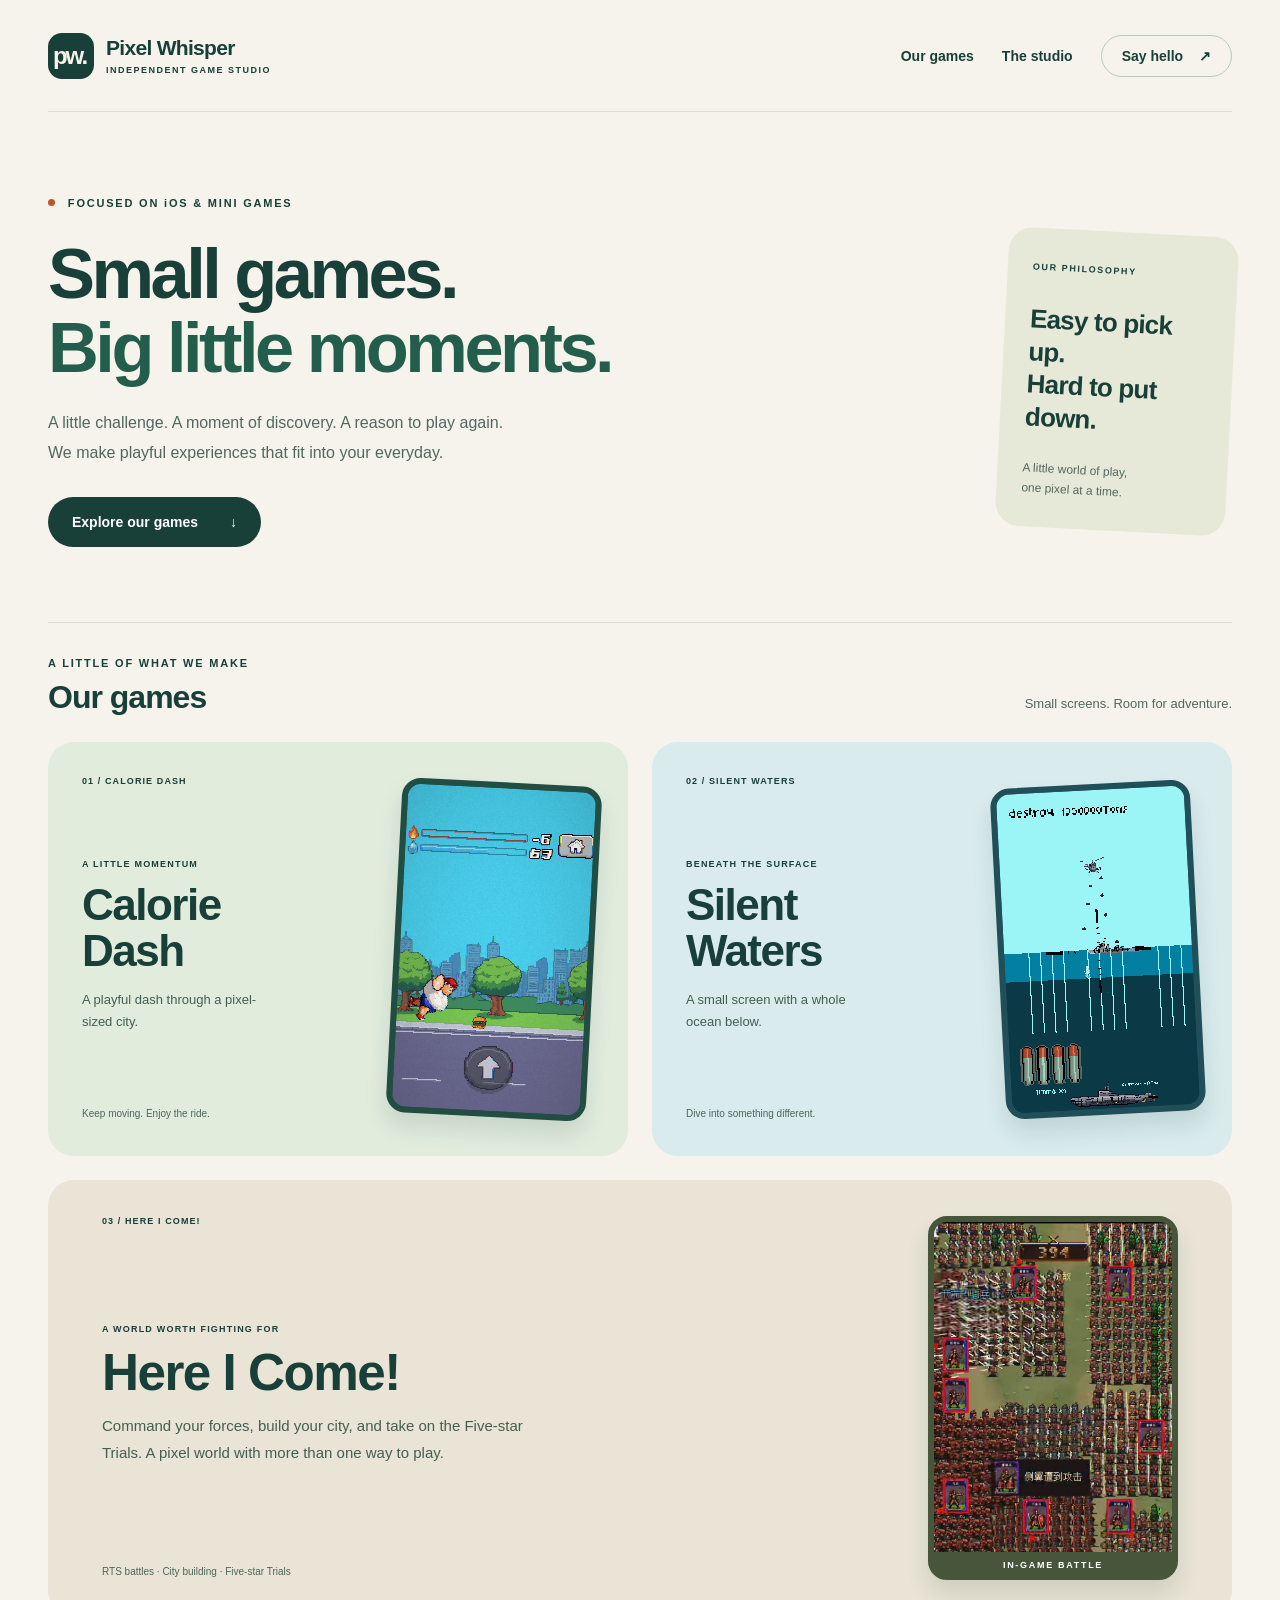
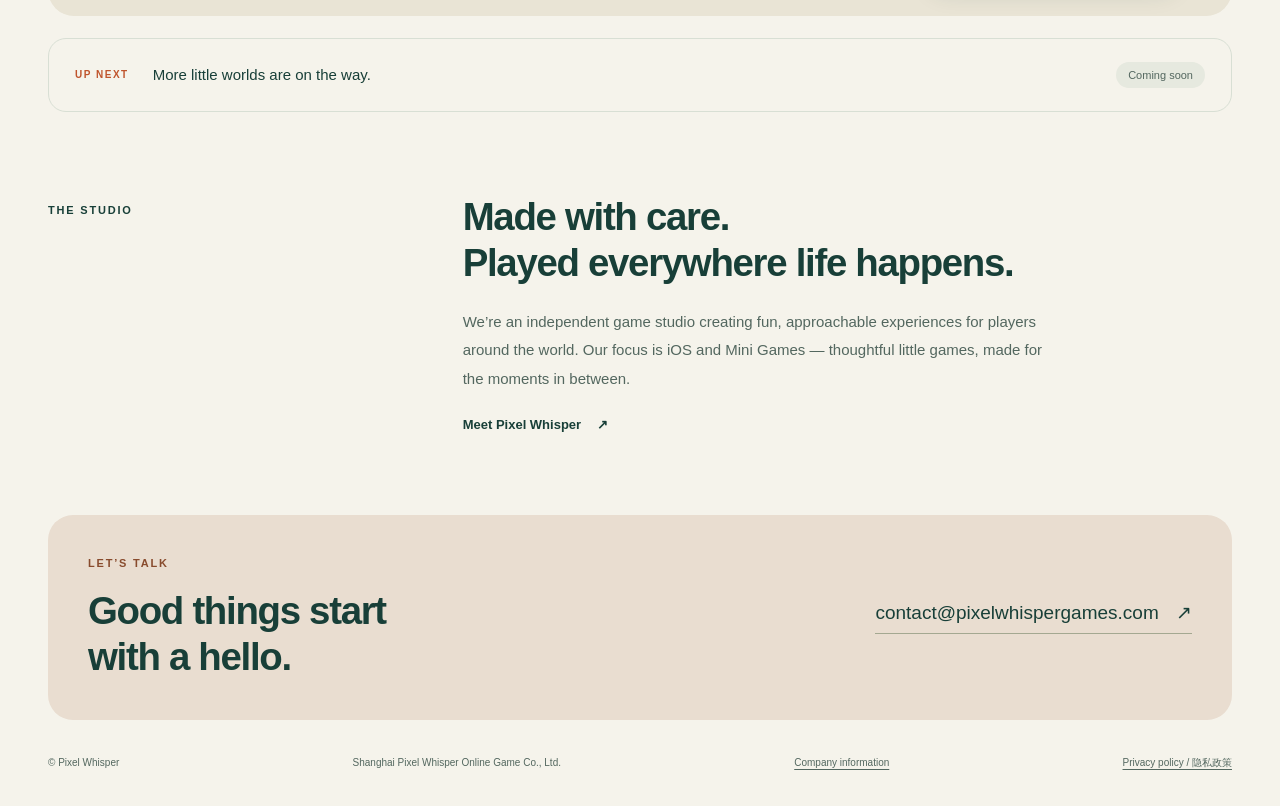
<file: index.html>
<!DOCTYPE html>
<html lang="en">
<head>
  <meta charset="UTF-8">
  <meta name="viewport" content="width=device-width, initial-scale=1">
  <meta name="description" content="Pixel Whisper is an independent game studio focused on iOS and Mini Games. Discover small games made for everyday moments of play.">
  <meta name="theme-color" content="#f5f3eb">
  <title>Pixel Whisper — iOS & Mini Games</title>
  <link rel="stylesheet" href="site.css">
</head>
<body>
  <a class="skip-link" href="#main">Skip to content</a>
  <div class="page-shell">
    <header class="site-header">
      <a class="brand" href="index.html" aria-label="Pixel Whisper home"><span class="brand-mark" aria-hidden="true">pw.</span><span>Pixel Whisper<span class="brand-caption">INDEPENDENT GAME STUDIO</span></span></a>
      <nav aria-label="Main navigation"><a href="#games">Our games</a><a href="index2.html">The studio</a><a class="nav-contact" href="mailto:contact@pixelwhispergames.com">Say hello <span aria-hidden="true">↗</span></a></nav>
    </header>
    <main id="main">
      <section class="hero" aria-labelledby="hero-title">
        <div>
          <p class="eyebrow"><span class="status-dot" aria-hidden="true"></span> FOCUSED ON iOS & MINI GAMES</p>
          <h1 id="hero-title">Small games.<br><span>Big little moments.</span></h1>
          <p class="hero-copy">A little challenge. A moment of discovery. A reason to play again.<br class="desktop-break"> We make playful experiences that fit into your everyday.</p>
          <a class="button" href="#games">Explore our games <span aria-hidden="true">↓</span></a>
        </div>
        <aside class="hero-note"><span class="note-label">OUR PHILOSOPHY</span><p>Easy to pick up.<br>Hard to put down.</p><span class="note-caption">A little world of play,<br>one pixel at a time.</span></aside>
      </section>
      <section id="games" class="games-section" aria-labelledby="games-title">
        <div class="section-heading"><div><p class="eyebrow">A LITTLE OF WHAT WE MAKE</p><h2 id="games-title">Our games</h2></div><p>Small screens. Room for adventure.</p></div>
        <div class="game-grid">
          <article class="game-card dash">
            <div class="game-description"><span class="game-number">01 / CALORIE DASH</span><div><p class="game-category">A LITTLE MOMENTUM</p><h3>Calorie<br>Dash</h3><p>A playful dash through a pixel-sized city.</p></div><span class="game-detail">Keep moving. Enjoy the ride.</span></div>
            <figure class="game-screen"><img src="game1.png" width="177" height="304" alt="Calorie Dash gameplay showing a runner, city trees and an on-screen jump button" fetchpriority="high"></figure>
          </article>
          <article class="game-card waters">
            <div class="game-description"><span class="game-number">02 / SILENT WATERS</span><div><p class="game-category">BENEATH THE SURFACE</p><h3>Silent<br>Waters</h3><p>A small screen with a whole ocean below.</p></div><span class="game-detail">Dive into something different.</span></div>
            <figure class="game-screen"><img src="game2.png" width="177" height="304" alt="Silent Waters gameplay showing an underwater submarine and an aircraft above the sea" fetchpriority="high"></figure>
          </article>
          <article class="game-card battle">
            <div class="game-description"><span class="game-number">03 / HERE I COME!</span><div><p class="game-category">A WORLD WORTH FIGHTING FOR</p><h3>Here I Come!</h3><p>Command your forces, build your city, and take on the Five-star Trials. A pixel world with more than one way to play.</p></div><span class="game-detail">RTS battles · City building · Five-star Trials</span></div>
            <figure class="game-screen"><div class="battle-crop"><img src="here-i-come-battle.png" width="448" height="960" alt="Here I Come! battle gameplay, with large opposing armies and commanders fighting on a pixel-art battlefield" loading="lazy"></div><figcaption>IN-GAME BATTLE</figcaption></figure>
          </article>
        </div>
        <div class="coming-next"><span class="coming-label">UP NEXT</span><p>More little worlds are on the way.</p><span class="coming-status">Coming soon</span></div>
      </section>
      <section class="studio-strip" aria-labelledby="studio-title"><p class="eyebrow">THE STUDIO</p><div><h2 id="studio-title">Made with care.<br>Played everywhere life happens.</h2><p>We’re an independent game studio creating fun, approachable experiences for players around the world. Our focus is iOS and Mini Games — thoughtful little games, made for the moments in between.</p><a class="text-link" href="index2.html">Meet Pixel Whisper <span aria-hidden="true">↗</span></a></div></section>
      <section class="contact-panel" aria-labelledby="contact-title"><div><p class="eyebrow">LET’S TALK</p><h2 id="contact-title">Good things start<br>with a hello.</h2></div><a href="mailto:contact@pixelwhispergames.com">contact@pixelwhispergames.com <span aria-hidden="true">↗</span></a></section>
    </main>
    <footer class="site-footer"><span>© Pixel Whisper</span><span>Shanghai Pixel Whisper Online Game Co., Ltd.</span><a href="index2.html">Company information</a><a href="privacy.html">Privacy policy / 隐私政策</a></footer>
  </div>
</body>
</html>
</file>
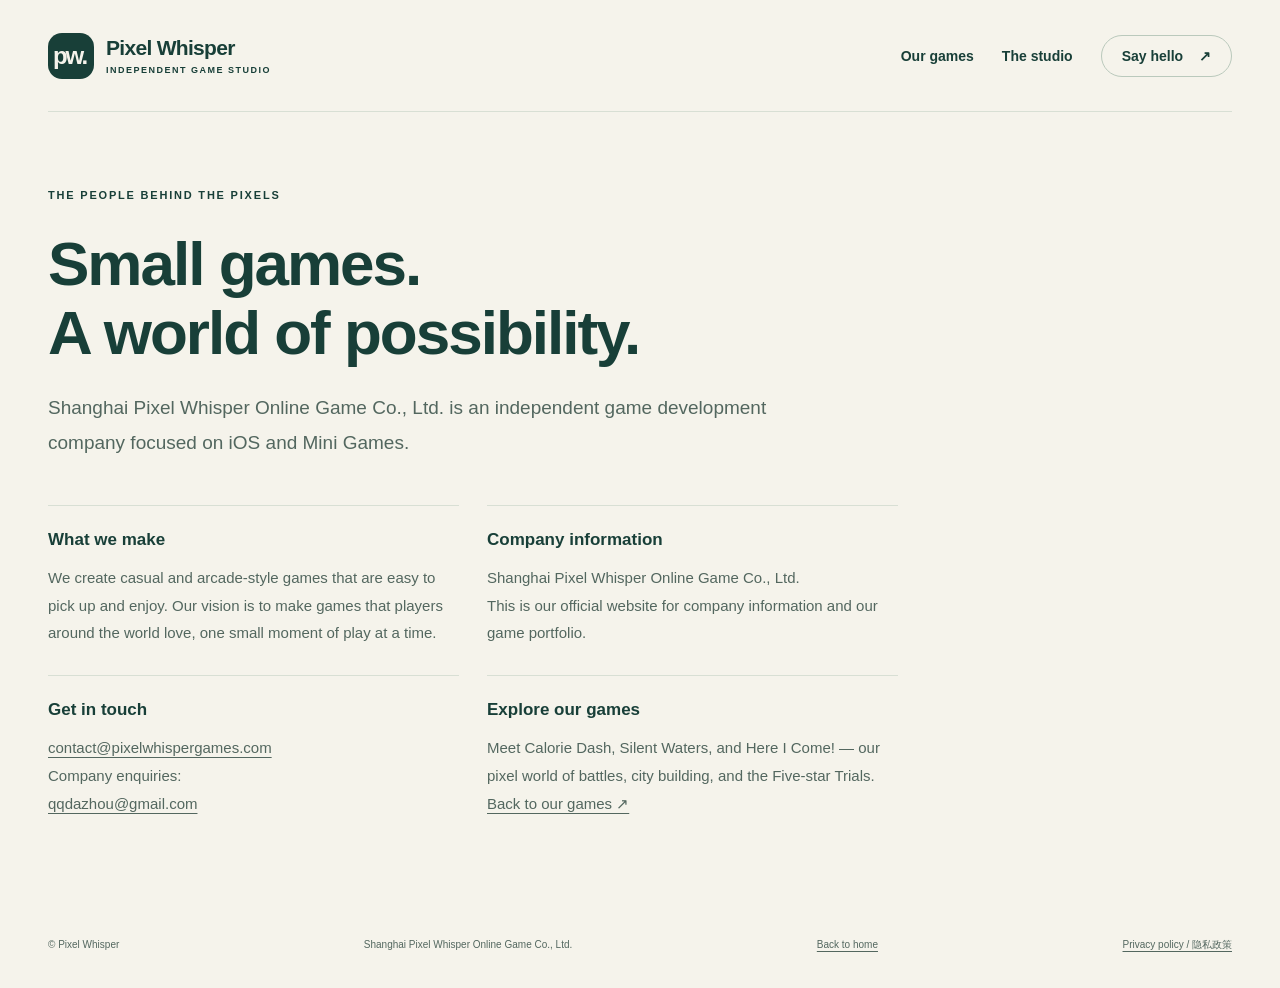
<file: index2.html>
<!DOCTYPE html>
<html lang="en">
<head>
  <meta charset="UTF-8">
  <meta name="viewport" content="width=device-width, initial-scale=1">
  <meta name="description" content="Company information for Shanghai Pixel Whisper Online Game Co., Ltd., an independent studio focused on iOS and Mini Games.">
  <meta name="theme-color" content="#f5f3eb">
  <title>The Studio — Pixel Whisper</title>
  <link rel="stylesheet" href="site.css">
</head>
<body>
  <a class="skip-link" href="#main">Skip to content</a>
  <div class="page-shell">
    <header class="site-header"><a class="brand" href="index.html" aria-label="Pixel Whisper home"><span class="brand-mark" aria-hidden="true">pw.</span><span>Pixel Whisper<span class="brand-caption">INDEPENDENT GAME STUDIO</span></span></a><nav aria-label="Main navigation"><a href="index.html#games">Our games</a><a href="index2.html" aria-current="page">The studio</a><a class="nav-contact" href="mailto:contact@pixelwhispergames.com">Say hello <span aria-hidden="true">↗</span></a></nav></header>
    <main id="main" class="company-main">
      <p class="eyebrow">THE PEOPLE BEHIND THE PIXELS</p>
      <h1>Small games.<br>A world of possibility.</h1>
      <p class="company-intro">Shanghai Pixel Whisper Online Game Co., Ltd. is an independent game development company focused on iOS and Mini Games.</p>
      <div class="company-details">
        <section><h2>What we make</h2><p>We create casual and arcade-style games that are easy to pick up and enjoy. Our vision is to make games that players around the world love, one small moment of play at a time.</p></section>
        <section><h2>Company information</h2><p>Shanghai Pixel Whisper Online Game Co., Ltd.</p><p>This is our official website for company information and our game portfolio.</p></section>
        <section><h2>Get in touch</h2><p><a href="mailto:contact@pixelwhispergames.com">contact@pixelwhispergames.com</a></p><p>Company enquiries:<br><a href="mailto:qqdazhou@gmail.com">qqdazhou@gmail.com</a></p></section>
        <section><h2>Explore our games</h2><p>Meet Calorie Dash, Silent Waters, and Here I Come! — our pixel world of battles, city building, and the Five-star Trials.</p><p><a href="index.html#games">Back to our games ↗</a></p></section>
      </div>
    </main>
    <footer class="site-footer"><span>© Pixel Whisper</span><span>Shanghai Pixel Whisper Online Game Co., Ltd.</span><a href="index.html">Back to home</a><a href="privacy.html">Privacy policy / 隐私政策</a></footer>
  </div>
</body>
</html>
</file>
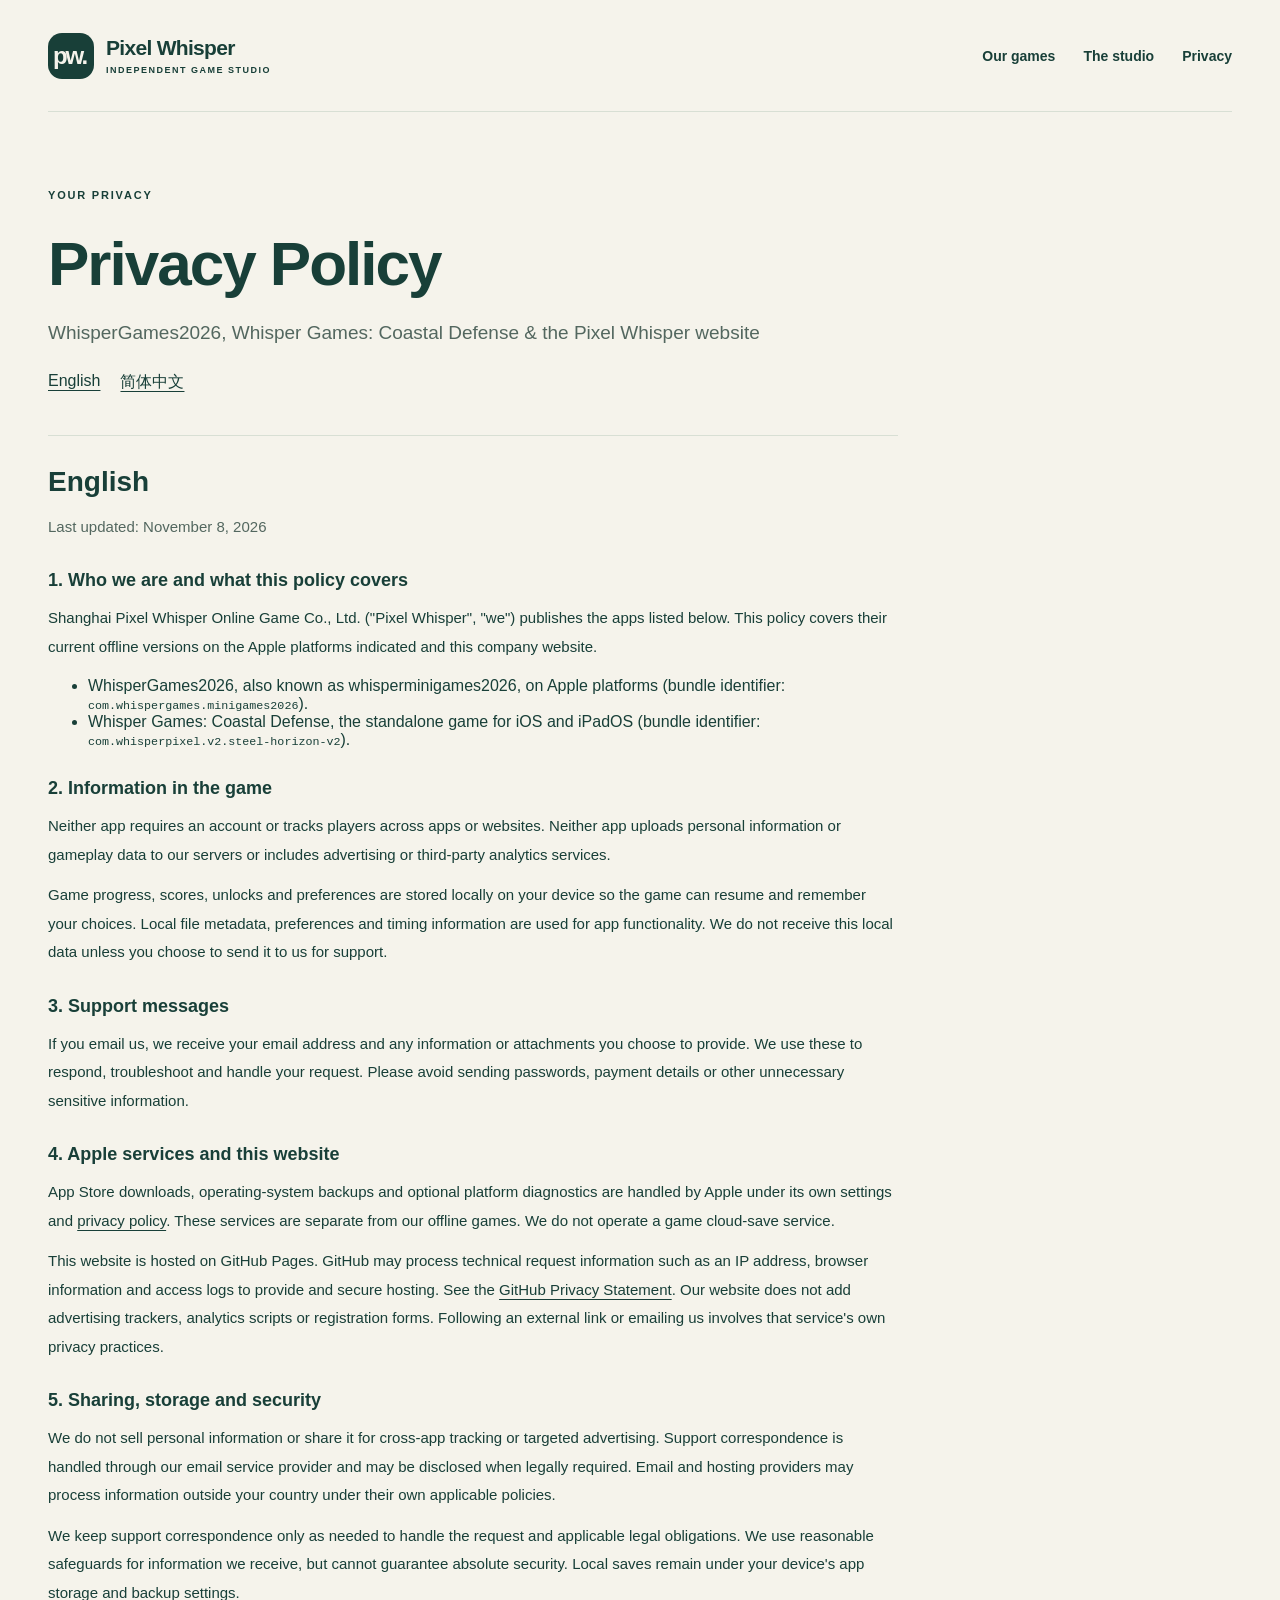
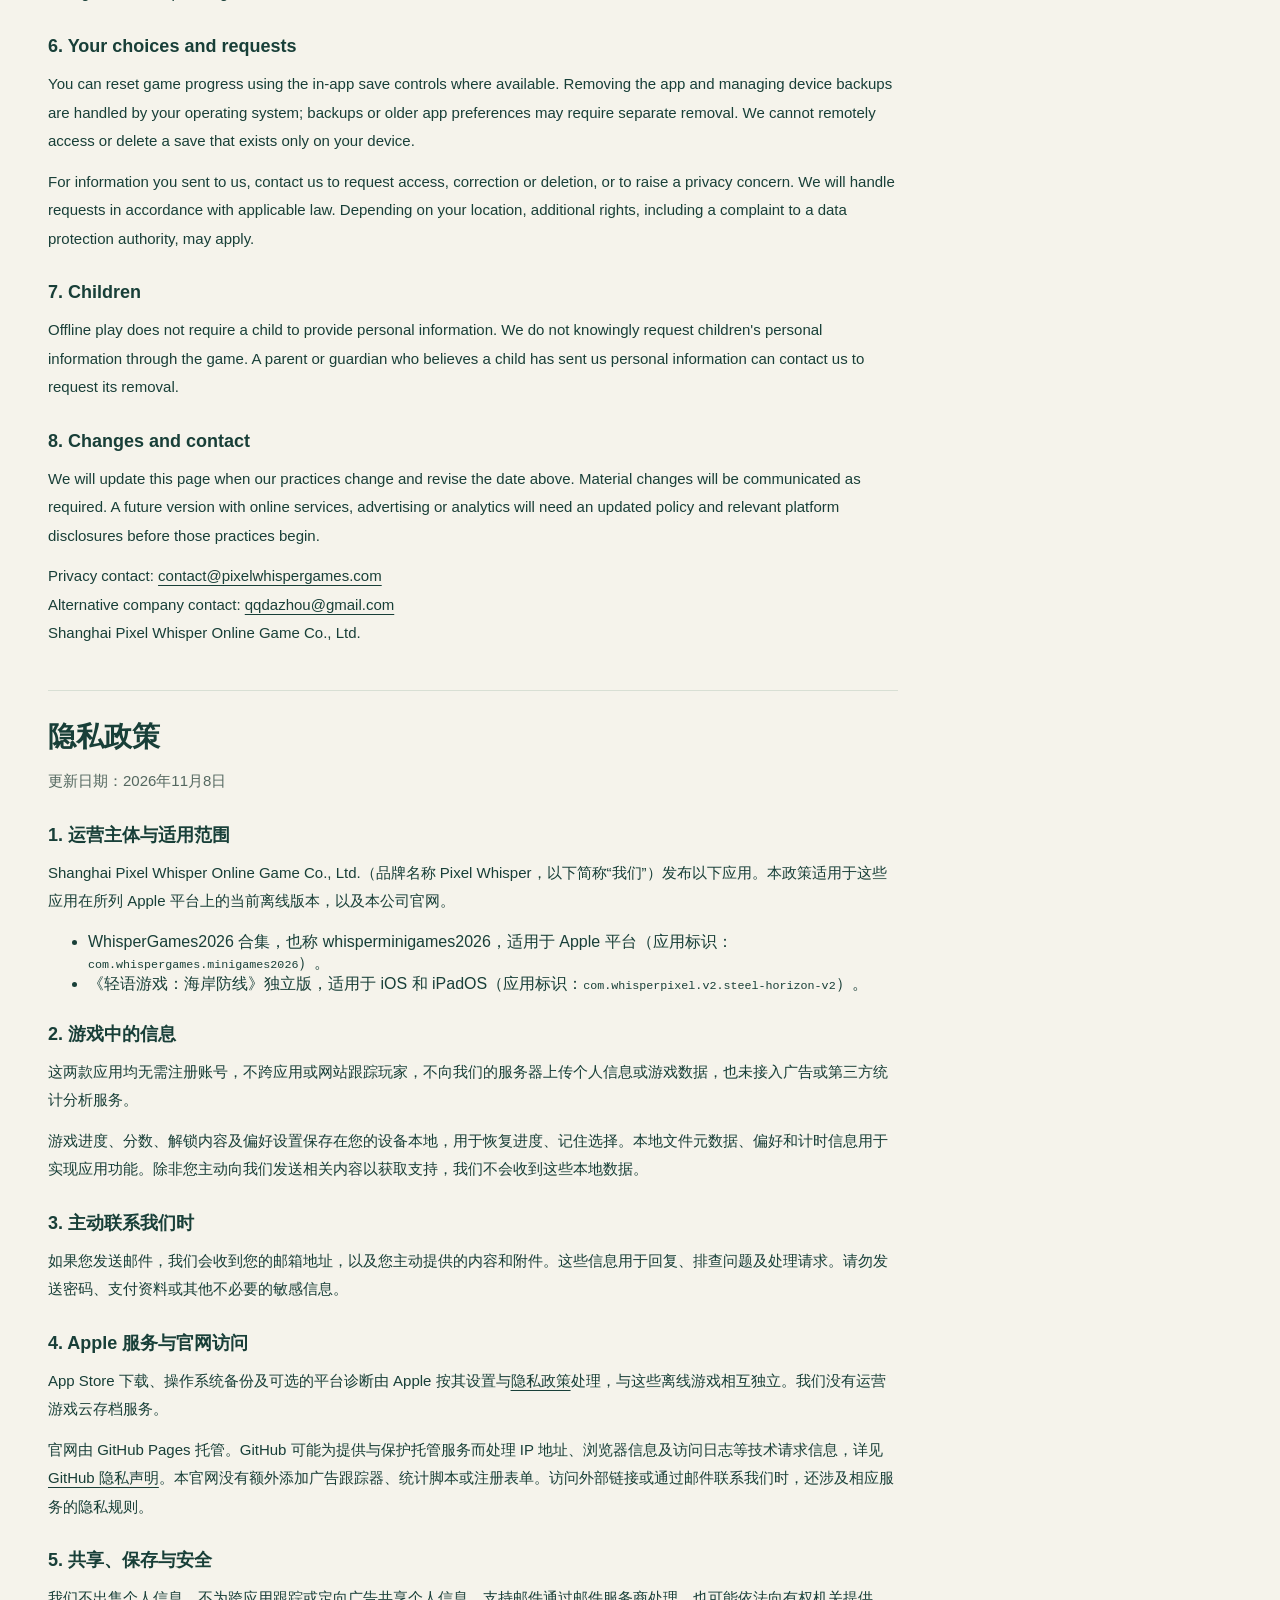
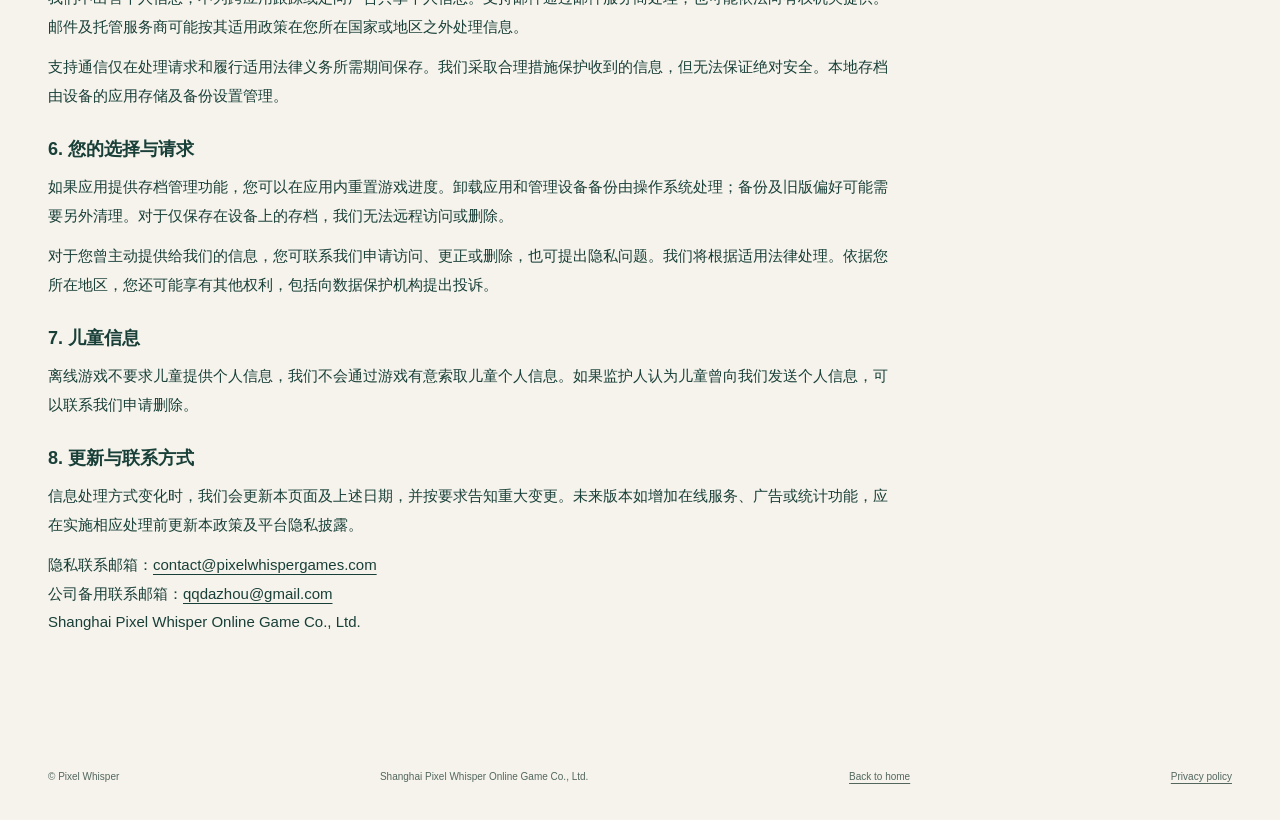
<file: privacy.html>
<!DOCTYPE html>
<html lang="en">
<head>
  <meta charset="UTF-8">
  <meta name="viewport" content="width=device-width, initial-scale=1">
  <meta name="description" content="Privacy policy for WhisperGames2026, Whisper Games: Coastal Defense, and the Pixel Whisper website, in English and Chinese.">
  <meta name="theme-color" content="#f5f3eb">
  <title>Privacy Policy — Pixel Whisper</title>
  <link rel="stylesheet" href="site.css">
  <link rel="stylesheet" href="privacy.css">
</head>
<body>
  <a class="skip-link" href="#main">Skip to content</a>
  <div class="page-shell">
    <header class="site-header">
      <a class="brand" href="index.html" aria-label="Pixel Whisper home"><span class="brand-mark" aria-hidden="true">pw.</span><span>Pixel Whisper<span class="brand-caption">INDEPENDENT GAME STUDIO</span></span></a>
      <nav aria-label="Main navigation"><a href="index.html#games">Our games</a><a href="index2.html">The studio</a><a href="privacy.html" aria-current="page">Privacy</a></nav>
    </header>
    <main id="main" class="company-main privacy-main">
      <p class="eyebrow">YOUR PRIVACY</p>
      <h1>Privacy Policy</h1>
      <p class="company-intro">WhisperGames2026, Whisper Games: Coastal Defense &amp; the Pixel Whisper website</p>
      <nav class="policy-languages" aria-label="Policy language"><a href="#english" lang="en">English</a><a href="#chinese" lang="zh-Hans">简体中文</a></nav>
      <article id="english" lang="en" aria-labelledby="english-title">
        <h2 id="english-title">English</h2>
        <p class="policy-date">Last updated: November 8, 2026</p>
        <section><h3>1. Who we are and what this policy covers</h3><p>Shanghai Pixel Whisper Online Game Co., Ltd. ("Pixel Whisper", "we") publishes the apps listed below. This policy covers their current offline versions on the Apple platforms indicated and this company website.</p><ul><li>WhisperGames2026, also known as whisperminigames2026, on Apple platforms (bundle identifier: <code>com.whispergames.minigames2026</code>).</li><li>Whisper Games: Coastal Defense, the standalone game for iOS and iPadOS (bundle identifier: <code>com.whisperpixel.v2.steel-horizon-v2</code>).</li></ul></section>
        <section><h3>2. Information in the game</h3><p>Neither app requires an account or tracks players across apps or websites. Neither app uploads personal information or gameplay data to our servers or includes advertising or third-party analytics services.</p><p>Game progress, scores, unlocks and preferences are stored locally on your device so the game can resume and remember your choices. Local file metadata, preferences and timing information are used for app functionality. We do not receive this local data unless you choose to send it to us for support.</p></section>
        <section><h3>3. Support messages</h3><p>If you email us, we receive your email address and any information or attachments you choose to provide. We use these to respond, troubleshoot and handle your request. Please avoid sending passwords, payment details or other unnecessary sensitive information.</p></section>
        <section><h3>4. Apple services and this website</h3><p>App Store downloads, operating-system backups and optional platform diagnostics are handled by Apple under its own settings and <a href="https://www.apple.com/legal/privacy/">privacy policy</a>. These services are separate from our offline games. We do not operate a game cloud-save service.</p><p>This website is hosted on GitHub Pages. GitHub may process technical request information such as an IP address, browser information and access logs to provide and secure hosting. See the <a href="https://docs.github.com/en/site-policy/privacy-policies/github-general-privacy-statement">GitHub Privacy Statement</a>. Our website does not add advertising trackers, analytics scripts or registration forms. Following an external link or emailing us involves that service's own privacy practices.</p></section>
        <section><h3>5. Sharing, storage and security</h3><p>We do not sell personal information or share it for cross-app tracking or targeted advertising. Support correspondence is handled through our email service provider and may be disclosed when legally required. Email and hosting providers may process information outside your country under their own applicable policies.</p><p>We keep support correspondence only as needed to handle the request and applicable legal obligations. We use reasonable safeguards for information we receive, but cannot guarantee absolute security. Local saves remain under your device's app storage and backup settings.</p></section>
        <section><h3>6. Your choices and requests</h3><p>You can reset game progress using the in-app save controls where available. Removing the app and managing device backups are handled by your operating system; backups or older app preferences may require separate removal. We cannot remotely access or delete a save that exists only on your device.</p><p>For information you sent to us, contact us to request access, correction or deletion, or to raise a privacy concern. We will handle requests in accordance with applicable law. Depending on your location, additional rights, including a complaint to a data protection authority, may apply.</p></section>
        <section><h3>7. Children</h3><p>Offline play does not require a child to provide personal information. We do not knowingly request children's personal information through the game. A parent or guardian who believes a child has sent us personal information can contact us to request its removal.</p></section>
        <section><h3>8. Changes and contact</h3><p>We will update this page when our practices change and revise the date above. Material changes will be communicated as required. A future version with online services, advertising or analytics will need an updated policy and relevant platform disclosures before those practices begin.</p><p>Privacy contact: <a href="mailto:contact@pixelwhispergames.com">contact@pixelwhispergames.com</a><br>Alternative company contact: <a href="mailto:qqdazhou@gmail.com">qqdazhou@gmail.com</a><br>Shanghai Pixel Whisper Online Game Co., Ltd.</p></section>
      </article>
      <article id="chinese" lang="zh-Hans" aria-labelledby="chinese-title">
        <h2 id="chinese-title">隐私政策</h2>
        <p class="policy-date">更新日期：2026年11月8日</p>
        <section><h3>1. 运营主体与适用范围</h3><p>Shanghai Pixel Whisper Online Game Co., Ltd.（品牌名称 Pixel Whisper，以下简称“我们”）发布以下应用。本政策适用于这些应用在所列 Apple 平台上的当前离线版本，以及本公司官网。</p><ul><li>WhisperGames2026 合集，也称 whisperminigames2026，适用于 Apple 平台（应用标识：<code>com.whispergames.minigames2026</code>）。</li><li>《轻语游戏：海岸防线》独立版，适用于 iOS 和 iPadOS（应用标识：<code>com.whisperpixel.v2.steel-horizon-v2</code>）。</li></ul></section>
        <section><h3>2. 游戏中的信息</h3><p>这两款应用均无需注册账号，不跨应用或网站跟踪玩家，不向我们的服务器上传个人信息或游戏数据，也未接入广告或第三方统计分析服务。</p><p>游戏进度、分数、解锁内容及偏好设置保存在您的设备本地，用于恢复进度、记住选择。本地文件元数据、偏好和计时信息用于实现应用功能。除非您主动向我们发送相关内容以获取支持，我们不会收到这些本地数据。</p></section>
        <section><h3>3. 主动联系我们时</h3><p>如果您发送邮件，我们会收到您的邮箱地址，以及您主动提供的内容和附件。这些信息用于回复、排查问题及处理请求。请勿发送密码、支付资料或其他不必要的敏感信息。</p></section>
        <section><h3>4. Apple 服务与官网访问</h3><p>App Store 下载、操作系统备份及可选的平台诊断由 Apple 按其设置与<a href="https://www.apple.com/legal/privacy/">隐私政策</a>处理，与这些离线游戏相互独立。我们没有运营游戏云存档服务。</p><p>官网由 GitHub Pages 托管。GitHub 可能为提供与保护托管服务而处理 IP 地址、浏览器信息及访问日志等技术请求信息，详见 <a href="https://docs.github.com/en/site-policy/privacy-policies/github-general-privacy-statement">GitHub 隐私声明</a>。本官网没有额外添加广告跟踪器、统计脚本或注册表单。访问外部链接或通过邮件联系我们时，还涉及相应服务的隐私规则。</p></section>
        <section><h3>5. 共享、保存与安全</h3><p>我们不出售个人信息，不为跨应用跟踪或定向广告共享个人信息。支持邮件通过邮件服务商处理，也可能依法向有权机关提供。邮件及托管服务商可能按其适用政策在您所在国家或地区之外处理信息。</p><p>支持通信仅在处理请求和履行适用法律义务所需期间保存。我们采取合理措施保护收到的信息，但无法保证绝对安全。本地存档由设备的应用存储及备份设置管理。</p></section>
        <section><h3>6. 您的选择与请求</h3><p>如果应用提供存档管理功能，您可以在应用内重置游戏进度。卸载应用和管理设备备份由操作系统处理；备份及旧版偏好可能需要另外清理。对于仅保存在设备上的存档，我们无法远程访问或删除。</p><p>对于您曾主动提供给我们的信息，您可联系我们申请访问、更正或删除，也可提出隐私问题。我们将根据适用法律处理。依据您所在地区，您还可能享有其他权利，包括向数据保护机构提出投诉。</p></section>
        <section><h3>7. 儿童信息</h3><p>离线游戏不要求儿童提供个人信息，我们不会通过游戏有意索取儿童个人信息。如果监护人认为儿童曾向我们发送个人信息，可以联系我们申请删除。</p></section>
        <section><h3>8. 更新与联系方式</h3><p>信息处理方式变化时，我们会更新本页面及上述日期，并按要求告知重大变更。未来版本如增加在线服务、广告或统计功能，应在实施相应处理前更新本政策及平台隐私披露。</p><p>隐私联系邮箱：<a href="mailto:contact@pixelwhispergames.com">contact@pixelwhispergames.com</a><br>公司备用联系邮箱：<a href="mailto:qqdazhou@gmail.com">qqdazhou@gmail.com</a><br>Shanghai Pixel Whisper Online Game Co., Ltd.</p></section>
      </article>
    </main>
    <footer class="site-footer"><span>© Pixel Whisper</span><span>Shanghai Pixel Whisper Online Game Co., Ltd.</span><a href="index.html">Back to home</a><a href="privacy.html" aria-current="page">Privacy policy</a></footer>
  </div>
</body>
</html>
</file>
<file: site.css>
@charset "UTF-8";
:root{--paper:#f5f3eb;--ink:#183f38;--muted:#53675f;--line:#d8dfd4;--green:#235e4c;--orange:#bf542c}
*{box-sizing:border-box}html{scroll-behavior:smooth;scroll-padding-top:28px}body{margin:0;background:var(--paper);color:var(--ink);font-family:Inter,"Segoe UI",Arial,sans-serif;-webkit-font-smoothing:antialiased}a{color:inherit;text-decoration:none}a:focus-visible{outline:3px solid var(--orange);outline-offset:6px}img{max-width:100%;display:block}p,h1,h2,h3,figure{margin:0}.page-shell{max-width:1280px;margin:auto;padding:0 48px}.skip-link{position:absolute;top:12px;left:12px;transform:translateY(-160%);background:var(--ink);color:white;padding:12px 20px;z-index:10}.skip-link:focus{transform:none}.site-header{display:flex;align-items:center;justify-content:space-between;gap:24px;min-height:112px;border-bottom:1px solid var(--line)}.brand{display:flex;align-items:center;gap:12px;font-size:21px;font-weight:750;letter-spacing:-.7px}.brand-mark{display:grid;place-items:center;width:46px;height:46px;background:var(--ink);color:var(--paper);border-radius:14px;font-size:24px;font-weight:800;letter-spacing:-2px;padding-right:3px}.brand-caption{display:block;margin-top:5px;font-size:9px;letter-spacing:1.5px;font-weight:600}.site-header nav{display:flex;align-items:center;gap:28px;font-size:14px;font-weight:600}.site-header nav a{padding:12px 0}.site-header nav a:hover,.text-link:hover{text-decoration:underline;text-underline-offset:5px}.site-header nav .nav-contact{border:1px solid #bac9bc;border-radius:30px;padding:12px 20px}.nav-contact span{margin-left:12px}.hero{display:grid;grid-template-columns:1fr 230px;gap:36px;align-items:end;padding:83px 0 75px}.eyebrow{font-size:11px;font-weight:750;letter-spacing:1.8px;line-height:1.6}.status-dot{display:inline-block;height:7px;width:7px;background:var(--orange);border-radius:50%;margin-right:8px;vertical-align:1px}h1{font-size:clamp(42px,5.5vw,76px);font-weight:750;letter-spacing:-3.5px;line-height:1.05;margin:24px 0}h1 span{color:var(--green)}.hero-copy{font-size:16px;line-height:1.85;color:var(--muted);max-width:610px}.button{display:inline-flex;align-items:center;justify-content:space-between;gap:32px;margin-top:29px;background:var(--ink);color:#fff;padding:17px 24px;border-radius:32px;font-weight:600;font-size:14px;transition:background .18s}.button:hover{background:#30705d}.hero-note{background:#e6e9d8;border-radius:24px;padding:28px 25px;transform:rotate(3deg);margin-bottom:16px}.note-label{font-size:9px;letter-spacing:1.6px;font-weight:750}.hero-note p{font-size:26px;letter-spacing:-.8px;line-height:1.25;margin:29px 0 25px;font-weight:650}.note-caption{font-size:12px;line-height:1.7;color:var(--muted)}.games-section{padding:32px 0 0;border-top:1px solid var(--line)}.section-heading{display:flex;justify-content:space-between;align-items:end;gap:20px;margin-bottom:26px}.section-heading h2{font-size:32px;letter-spacing:-1px;margin-top:7px}.section-heading>p{color:var(--muted);font-size:13px;padding-bottom:5px}.game-grid{display:grid;grid-template-columns:repeat(2,minmax(0,1fr));gap:24px}.game-card{display:grid;grid-template-columns:1fr minmax(0,185px);gap:18px;padding:30px;border-radius:26px;min-height:382px;overflow:hidden}.dash{background:#e1ecdd}.waters{background:#d9ebed}.game-description{display:flex;flex-direction:column;justify-content:space-between;gap:30px;min-width:0}.game-number{font-size:9px;letter-spacing:1.1px;font-weight:700}.game-category{font-size:9px;letter-spacing:1.2px;font-weight:700;margin-bottom:13px}.game-description h3{font-size:39px;line-height:1.03;letter-spacing:-1.5px;margin-bottom:16px}.game-description p:not(.game-category){font-size:13px;line-height:1.7;max-width:185px;color:#435e52}.game-detail{font-size:10px;color:#4c655a;line-height:1.6}.game-screen{align-self:center;border:6px solid #214d43;border-radius:19px;overflow:hidden;box-shadow:0 14px 22px #183f3820;background:#214d43;transform:rotate(3deg)}.waters .game-screen{border-color:#204f59;background:#204f59;transform:rotate(-3deg)}.game-screen img{width:100%;height:auto;image-rendering:pixelated}.coming-next{display:flex;align-items:center;gap:24px;padding:23px 26px;border:1px solid var(--line);border-radius:18px;margin-top:22px}.coming-label{font-size:10px;letter-spacing:1.5px;font-weight:750;color:var(--orange)}.coming-next p{font-size:15px;flex:1}.coming-status{font-size:11px;padding:7px 12px;border-radius:20px;background:#e6e9df;color:var(--muted)}.studio-strip{display:grid;grid-template-columns:1fr 2fr;gap:30px;padding:82px 0}.studio-strip>.eyebrow{padding-top:8px}.studio-strip h2,.contact-panel h2{font-size:clamp(28px,3vw,39px);line-height:1.2;letter-spacing:-1.3px}.studio-strip div>p{font-size:15px;line-height:1.9;max-width:580px;margin:22px 0;color:var(--muted)}.text-link{font-size:13px;font-weight:700}.text-link span{margin-left:12px}.contact-panel{padding:40px;background:#e9ddd0;border-radius:25px;display:flex;align-items:center;justify-content:space-between;gap:30px}.contact-panel .eyebrow{margin-bottom:15px;color:#884b2d}.contact-panel>a{font-size:clamp(13px,1.7vw,19px);padding-bottom:9px;border-bottom:1px solid #a4a891;overflow-wrap:anywhere}.contact-panel>a span{padding-left:12px}.site-footer{display:flex;gap:20px;justify-content:space-between;align-items:center;padding:34px 0;font-size:10px;line-height:1.8;color:var(--muted)}.site-footer a{text-decoration:underline;text-underline-offset:3px}.company-main{max-width:850px;padding:75px 0 85px}.company-main h1{font-size:clamp(36px,5vw,62px);letter-spacing:-2px;line-height:1.12}.company-intro{font-size:19px;line-height:1.8;color:var(--muted);max-width:720px}.company-details{margin-top:45px;display:grid;grid-template-columns:1fr 1fr;gap:28px}.company-details section{border-top:1px solid var(--line);padding-top:24px}.company-details h2{font-size:17px;margin-bottom:14px}.company-details p{font-size:15px;line-height:1.85;color:var(--muted)}.company-details a{overflow-wrap:anywhere;text-decoration:underline;text-underline-offset:4px}
@media(min-width:1200px){.game-card{grid-template-columns:1fr 200px;padding:34px;min-height:414px}.game-description h3{font-size:44px}}
@media(max-width:950px){.page-shell{padding:0 28px}.hero{grid-template-columns:1fr 190px;gap:20px}.hero-note{padding:22px 18px}.hero-note p{font-size:23px}.game-card{padding:24px;grid-template-columns:1fr minmax(0,140px);gap:12px;min-height:335px}.game-description h3{font-size:32px}.game-detail{display:none}.game-description{justify-content:flex-start;gap:36px}.game-screen{border-width:4px;border-radius:14px}}
@media(max-width:700px){.page-shell{padding:0 20px}.site-header{min-height:96px;flex-wrap:wrap;gap:15px;padding:22px 0}.brand{font-size:19px}.brand-caption{font-size:8px}.site-header nav{gap:18px;font-size:12px}.site-header nav .nav-contact{padding:9px 13px}.hero{display:block;padding:52px 0 45px}h1{letter-spacing:-2px;margin-top:22px}.hero-copy{font-size:15px}.hero-note{display:none}.section-heading>p{display:none}.game-grid{grid-template-columns:1fr;gap:18px}.game-card{grid-template-columns:1fr minmax(0,42%);padding:28px;min-height:350px;gap:22px}.game-description h3{font-size:39px}.game-description{justify-content:space-between;gap:25px}.game-detail{display:block}.game-screen{max-width:200px;justify-self:end}.coming-next{padding:20px;gap:12px;flex-wrap:wrap}.coming-next p{font-size:13px;flex-basis:65%}.coming-status{margin-left:auto}.studio-strip{grid-template-columns:1fr;gap:22px;padding:52px 0}.contact-panel{display:block;padding:28px}.contact-panel>a{display:inline-block;margin-top:28px;font-size:14px}.site-footer{flex-wrap:wrap;justify-content:flex-start;gap:8px 20px}.site-footer span:nth-child(2){flex-basis:100%;order:3}.company-main{padding:45px 0 55px}.company-details{grid-template-columns:1fr}.desktop-break{display:none}}
@media(max-width:380px){.page-shell{padding:0 16px}.site-header nav{width:100%;justify-content:space-between}.game-card{padding:23px 19px;gap:14px;min-height:320px}.game-description h3{font-size:33px}.game-number{font-size:8px}.game-category{font-size:8px}.game-detail{font-size:9px}}
@media(prefers-reduced-motion:reduce){html{scroll-behavior:auto}*,*::before,*::after{transition:none!important}}

/* Third game: preserve the source screenshot; crop host chrome/debug HUD only in presentation. */
.battle{grid-column:1/-1;background:#e9e4d5;grid-template-columns:1fr 250px;gap:50px;padding:36px 54px;min-height:410px}
.battle .game-description{max-width:490px}.battle .game-description h3{font-size:clamp(36px,4vw,54px);margin-bottom:12px}
.battle .game-description p:not(.game-category){max-width:430px;font-size:15px;line-height:1.8}
.battle .game-screen{width:250px;max-width:100%;transform:none;border-color:#47563a;background:#47563a;justify-self:end}
.battle-crop{aspect-ratio:448/620;overflow:hidden}.battle-crop img{width:100%;height:100%;object-fit:cover;object-position:center 42.94%;image-rendering:auto}
.battle figcaption{padding:8px 4px 4px;color:#fff;font-size:9px;font-weight:600;letter-spacing:1.7px;text-align:center}
@media(max-width:950px){.battle{grid-template-columns:1fr 220px;padding:30px;gap:28px}.battle .game-screen{width:220px}.battle .game-detail{display:block}}
@media(max-width:700px){.battle{grid-template-columns:1fr;gap:28px;padding:28px}.battle .game-description{gap:24px}.battle .game-screen{justify-self:center;width:min(100%,280px)}.battle .game-description h3{font-size:39px}.battle .game-description p:not(.game-category){font-size:14px}}
</file>
<file: privacy.css>
.privacy-main{max-width:850px}.privacy-main h1{margin-bottom:18px}.privacy-main .company-intro{margin-bottom:22px}.policy-languages{display:flex;gap:20px;flex-wrap:wrap}.policy-languages a,.privacy-main article a{text-decoration:underline;text-underline-offset:4px}.privacy-main article{scroll-margin-top:24px;margin-top:42px;border-top:1px solid var(--line);padding-top:28px}.privacy-main article h2{font-size:28px;line-height:1.3}.policy-date{color:var(--muted);font-size:13px;margin-top:12px}.privacy-main article section{margin-top:26px}.privacy-main h3{font-size:18px;line-height:1.5;margin-bottom:10px}.privacy-main article p{font-size:15px;line-height:1.9;margin-bottom:12px;overflow-wrap:anywhere}.privacy-main code{font-size:.9em;overflow-wrap:anywhere}.privacy-main article[lang="zh-Hans"]{line-break:auto}@media(max-width:700px){.privacy-main article{margin-top:32px}.privacy-main h3{font-size:17px}}
</file>
